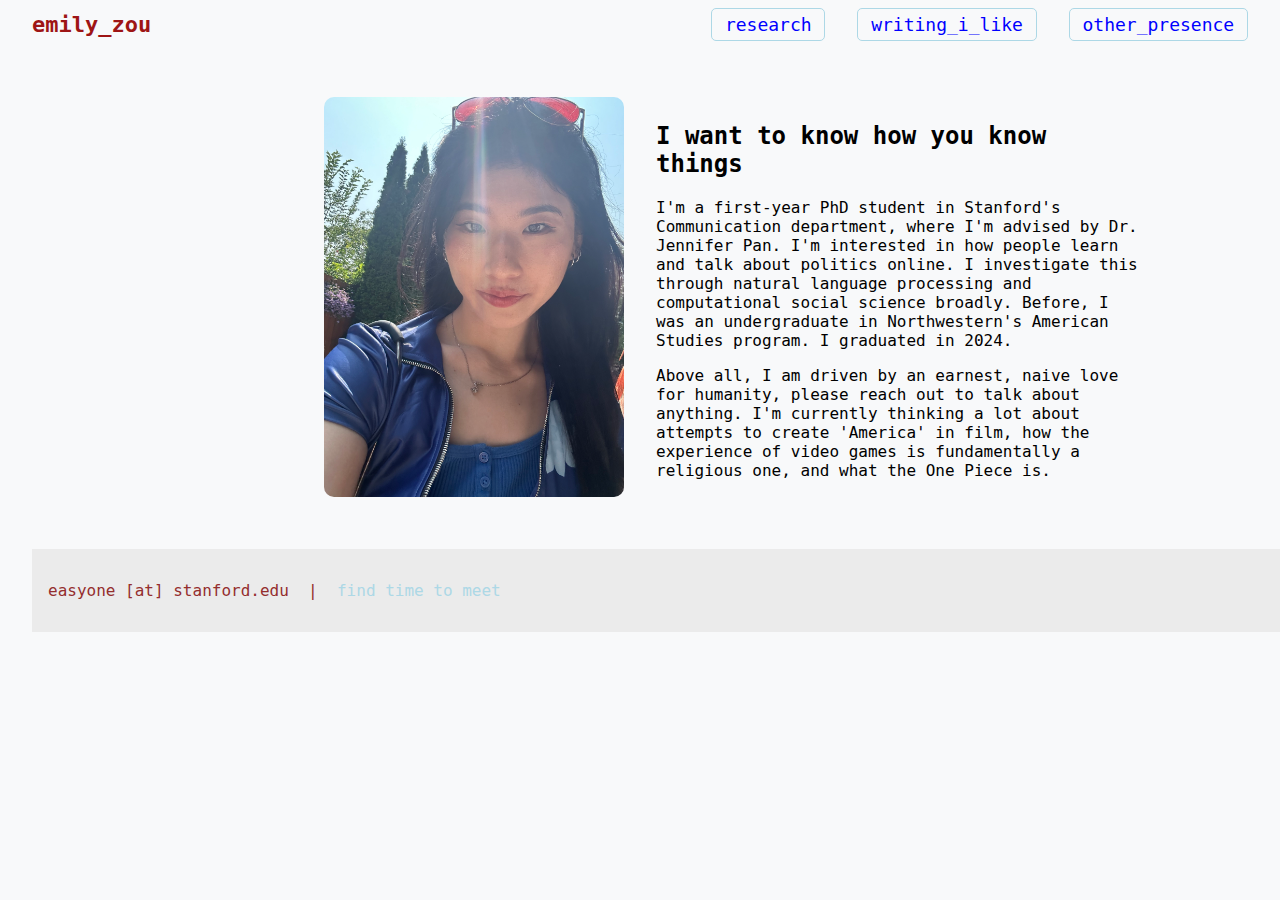
<file: index.html>
<!DOCTYPE html>
<html lang="en">
<head>
    <meta charset="UTF-8">
    <meta name="viewport" content="width=device-width, initial-scale=1.0">
    <title>emily zou</title>
    <link rel="stylesheet" href="styles.css">
    <link rel="icon" type="image/png" href="quinthree.png">
</head>
<body>

<div class="page-container"> 

    <nav class="nav-bar">
    <a href="index.html" class="name-tab">emily_zou</a>
    <div class="tab-links">
        <a href="research.html" class="tab-button">research</a>
        <a href="reading.html" class="tab-button">writing_i_like</a>
        <a href="thoughts.html" class="tab-button">other_presence</a>
    </div>
</nav>

    <!-- Home Page Content -->
    <main class="home-container">
        <div class="home-image">
            <img src="emleezoo.jpeg" alt="itsme">
        </div>
        <div class="home-text">
            <h2>I want to know how you know things</h2>
            <div class="text-content">
                <p>I'm a first-year PhD student in Stanford's Communication department, where I'm advised by Dr. Jennifer Pan. I'm interested in how people 
                    learn and talk about politics online. I investigate this through natural language processing and computational social science 
                    broadly. Before, I was an undergraduate in Northwestern's American Studies program. I graduated in 2024.</p>

                <p>Above all, I am driven by an earnest, naive love for humanity, please reach out to talk about anything. I'm currently thinking a lot about 
                    attempts to create 'America' in film, how the experience of video games is fundamentally a religious one, and what the One Piece is. 
                </p>
            </div>
        </div>
    </main>

    <!-- Footer -->
    <footer>
    <p>
        easyone [at] stanford.edu &nbsp;|&nbsp;
        <a href="https://calendar.app.google/u5mwTNHBBZvMP9Hd8" target="_blank" rel="noopener noreferrer">
            find time to meet
        </a>
    </p>
</footer>
</div> 

</body>
</html>
</file>
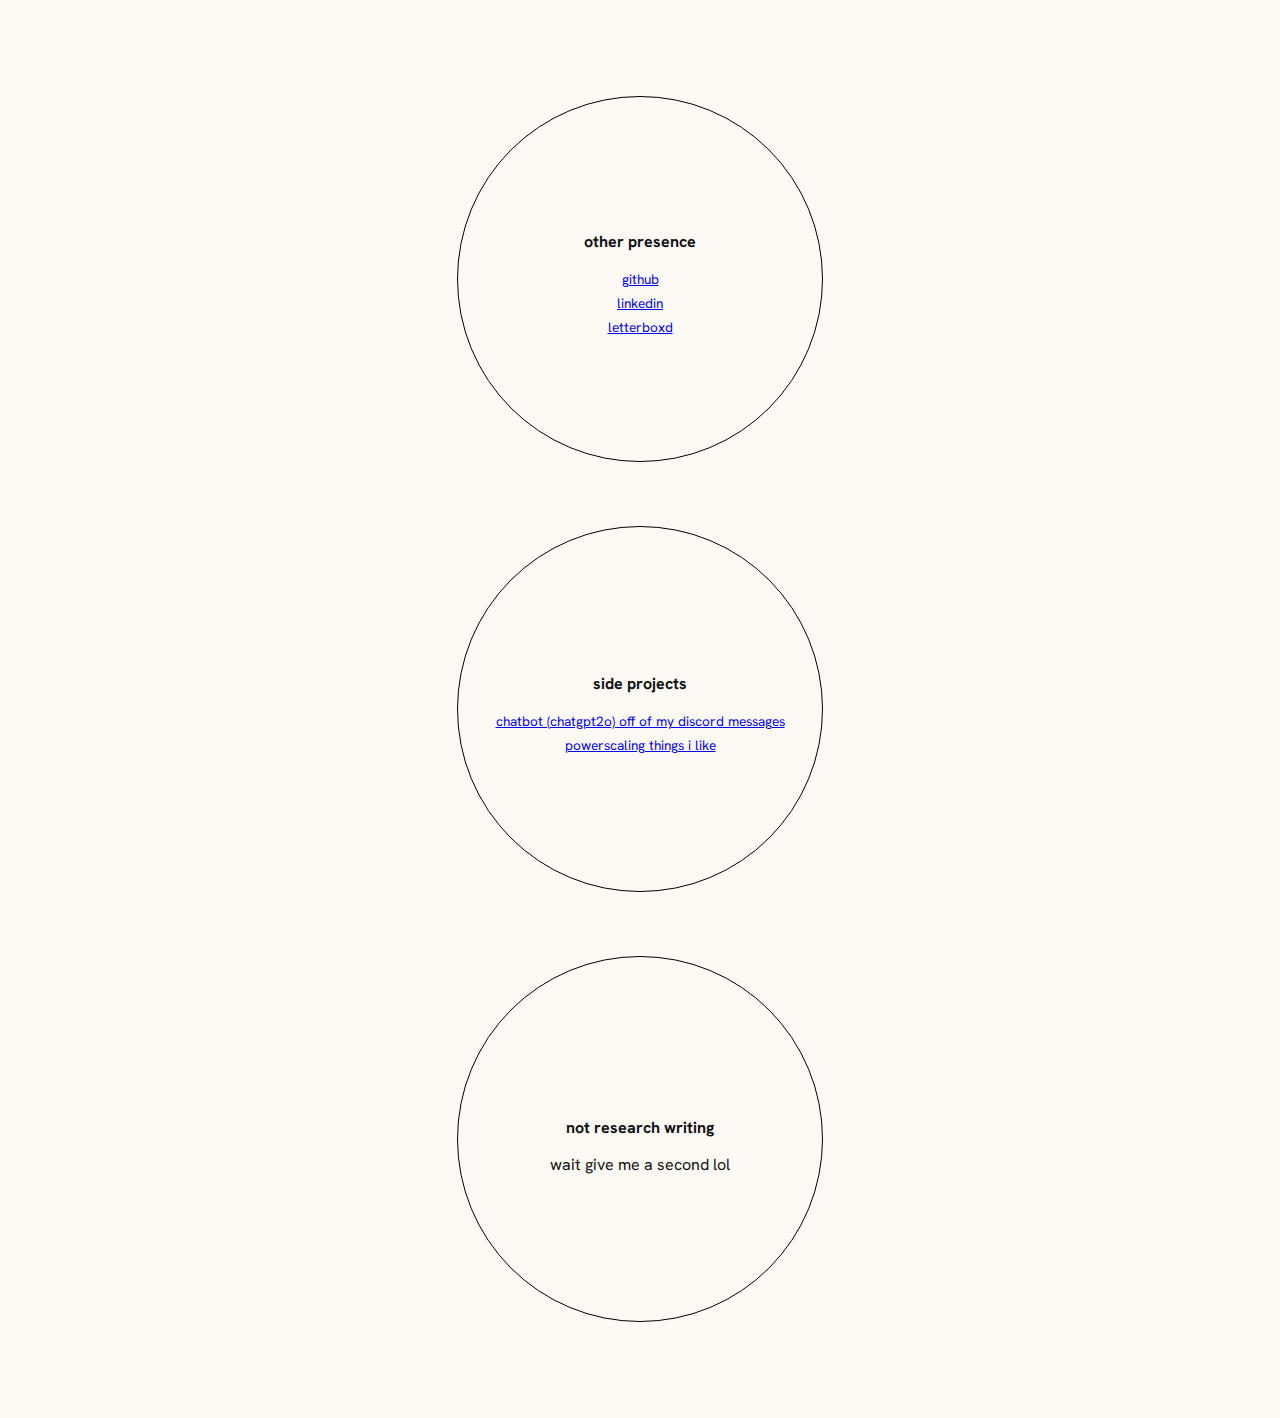
<file: also.html>
<!DOCTYPE html>
<html lang="en">
<head>
  <meta charset="UTF-8" />
  <meta name="viewport" content="width=device-width, initial-scale=1.0"/>
  <title>also</title>
  <link rel="icon" type="image/png" href="quinthree.png" />
  <link href="https://fonts.googleapis.com/css2?family=Hanken+Grotesk:wght@400;600&display=swap" rel="stylesheet">

  <style>
    body {
      margin: 0;
      padding: 2rem;
      font-family: "Hanken Grotesk", sans-serif;
      background-color: #fdfaf6;
      color: #111;
    }

    h2 {
      font-size: 1.5rem;
      text-transform: lowercase;
      margin-bottom: 1rem;
      border-bottom: 1px dotted #999;
      padding-bottom: 0.25rem;
    }

    .zone {
  margin: 4rem auto;
  padding: 2rem;
  width: 300px;
  height: 300px;
  border-radius: 50%;
  border: 1px solid black;
  background-color: transparent;
  position: relative;
  display: flex;
  flex-direction: column;
  justify-content: center;
  align-items: center;
  text-align: center;
}


.zone h2 {
  font-size: 1rem;
  margin-bottom: 1rem;
  border: none;
  padding: 0;
}

.zone a {
  font-size: 0.85rem;
  line-height: 1.3;
  margin: 0.2rem 0;
  border-bottom: none;
}

   
  </style>
</head>
<body>

  <div class="zone presence">
    <h2>other presence</h2>
    <a href="https://github.com/emzou" target="_blank">github</a>
    <a href="https://www.linkedin.com/in/emily-zou-6241a6177/" target="_blank">linkedin</a>
    <a href="https://letterboxd.com/emilyzou/" target="_blank">letterboxd</a>
  </div>

  <div class="zone projects">
    <h2>side projects</h2>
    <a href="https://talktoembot.streamlit.app"> chatbot (chatgpt2o) off of my discord messages </a>
    <a href="https://emzou.github.io/itemshop/"> powerscaling things i like </a>
  </div>

  <div class="zone writing">
    <h2>not research writing</h2>
    wait give me a second lol

</body>
</html>
</file>
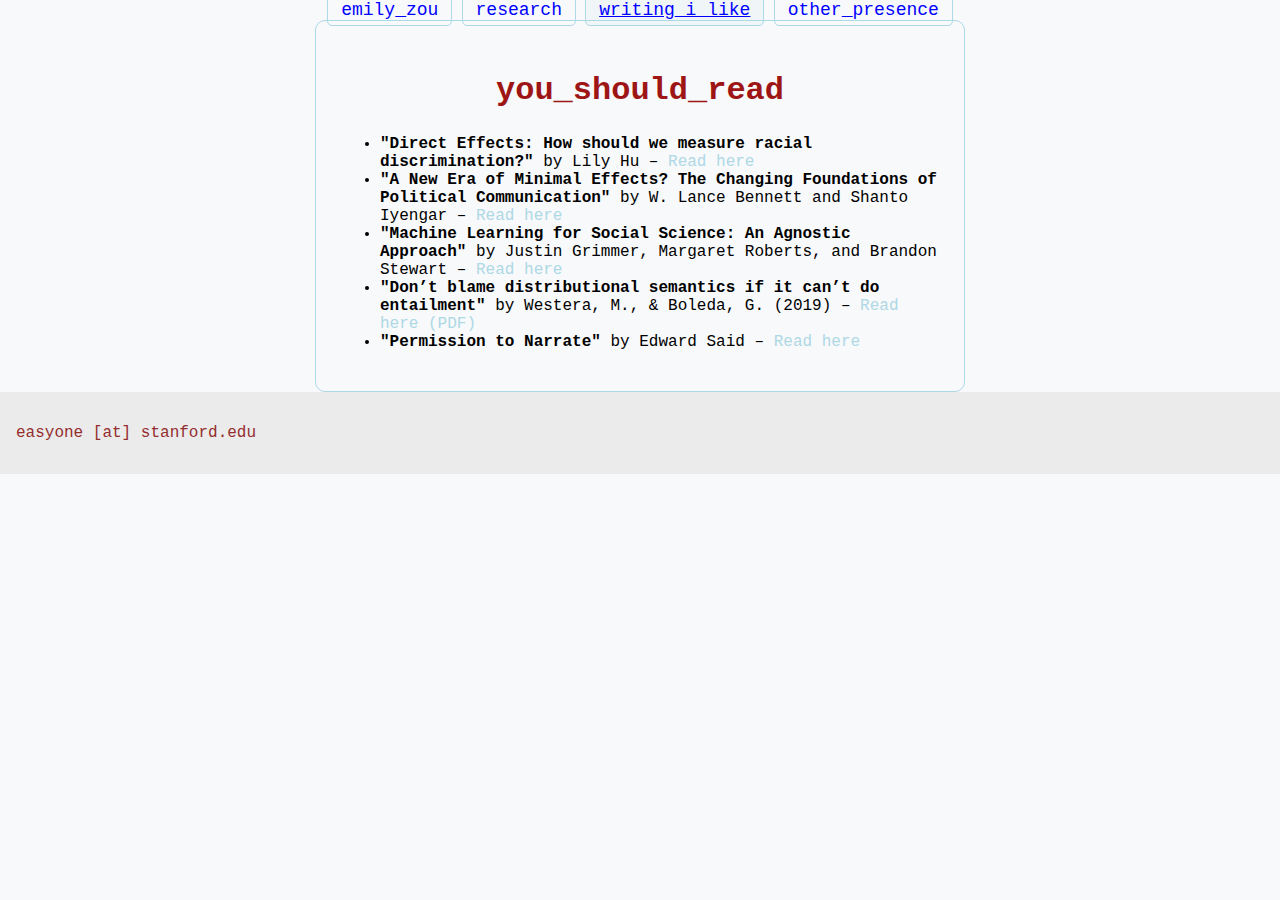
<file: reading.html>
<!DOCTYPE html>
<html lang="en">
<head>
    <meta charset="UTF-8">
    <meta name="viewport" content="width=device-width, initial-scale=1.0">
    <title>Writing I Like | emily zou</title>
    <link rel="stylesheet" href="styles.css">
</head>
<body>

    <!-- Navigation Bar -->
    <nav class="tab-header">
        <a href="index.html" class="tab-button name-tab">emily_zou</a>
        <a href="research.html" class="tab-button">research</a>
        <a href="reading.html" class="tab-button active">writing_i_like</a>
        <a href="thoughts.html" class="tab-button">other_presence</a>
    </nav>

    <!-- Reading Section -->
    <section class="content">
    <h2 class="medium-heading">you_should_read</h2>
    <ul>
        <li><strong>"Direct Effects: How should we measure racial discrimination?"</strong> by Lily Hu – <a href="https://www.phenomenalworld.org/analysis/direct-effects/#fn:nas_1" target="_blank">Read here</a></li>
        <li><strong>"A New Era of Minimal Effects? The Changing Foundations of Political Communication"</strong> by W. Lance Bennett and Shanto Iyengar – <a href="https://onlinelibrary.wiley.com/doi/10.1111/j.1460-2466.2008.00410.x" target="_blank">Read here</a></li>
        <li><strong>"Machine Learning for Social Science: An Agnostic Approach"</strong> by Justin Grimmer, Margaret Roberts, and Brandon Stewart – <a href="https://www.annualreviews.org/content/journals/10.1146/annurev-polisci-053119-015921" target="_blank">Read here</a></li>
        <li><strong>"Don’t blame distributional semantics if it can’t do entailment"</strong> by Westera, M., & Boleda, G. (2019) – <a href="https://aclanthology.org/W19-0410.pdf" target="_blank">Read here (PDF)</a></li>
        <li><strong>"Permission to Narrate"</strong> by Edward Said – <a href="https://www.palestine-studies.org/en/node/38869" target="_blank">Read here</a></li>
    </ul>
</section>


    <!-- Footer -->
    <footer>
        <p>easyone [at] stanford.edu</p>
    </footer>

</body>
</html>
</file>
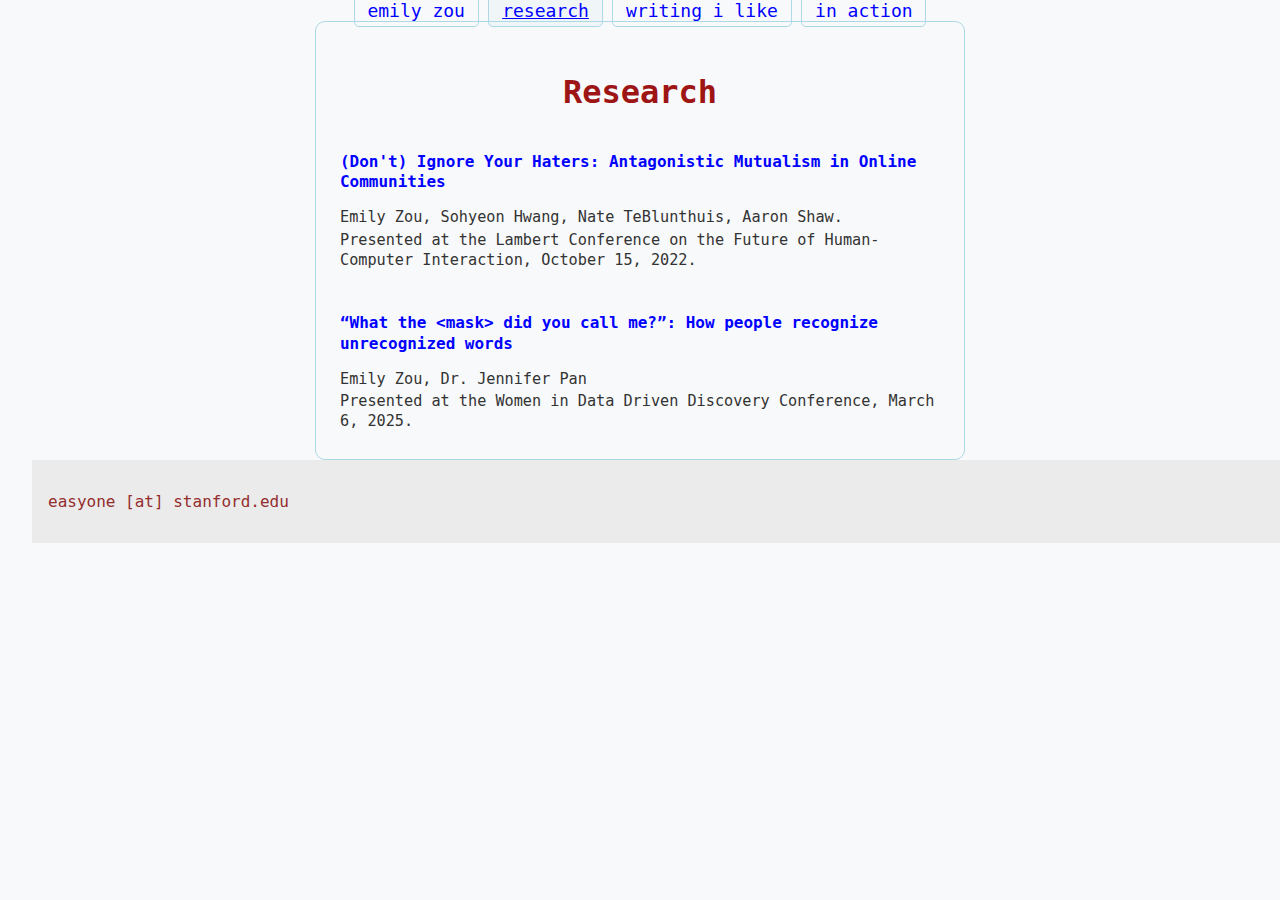
<file: research.html>
<!DOCTYPE html>
<html lang="en">
<head>
    <meta charset="UTF-8">
    <meta name="viewport" content="width=device-width, initial-scale=1.0">
    <title>Research | emily zou</title>
    <link rel="stylesheet" href="styles.css">
</head>
<body>

    <!-- Page Container for Padding -->
    <div class="page-container">

        <!-- Navigation Bar -->
        <nav class="tab-header">
            <a href="index.html" class="tab-button name-tab">emily zou</a>
            <a href="research.html" class="tab-button active">research</a>
            <a href="reading.html" class="tab-button">writing i like</a>
            <a href="thoughts.html" class="tab-button">in action</a>
        </nav>

        <!-- Research Section -->
        <section class="content">
            <h2 class="medium-heading">Research</h2>

            <div class="research-list">
                
                <div class="research-entry">
                    <p class="paper-title">
                        <a href="hcid22poster.pdf" download>
                            (Don't) Ignore Your Haters: Antagonistic Mutualism in Online Communities
                        </a>
                    </p>
                    <p class="paper-authors">Emily Zou, Sohyeon Hwang, Nate TeBlunthuis, Aaron Shaw.</p>
                    <p class="paper-venue">
                        Presented at the Lambert Conference on the Future of Human-Computer Interaction, October 15, 2022.
                    </p>
                </div>

                <div class="research-entry">
                    <p class="paper-title">
                        <a href="wids2025.pdf" download>
                            “What the &lt;mask&gt; did you call me?”: How people recognize unrecognized words
                        </a>
                    </p>
                    <p class="paper-authors">Emily Zou, Dr. Jennifer Pan</p>
                    <p class="paper-venue">
                        Presented at the Women in Data Driven Discovery Conference, March 6, 2025.
                    </p>
                </div>

            </div>
        </section>

        <!-- Footer -->
        <footer>
            <p>easyone [at] stanford.edu</p>
        </footer>

    </div> <!-- End page-container -->

</body>
</html>
</file>
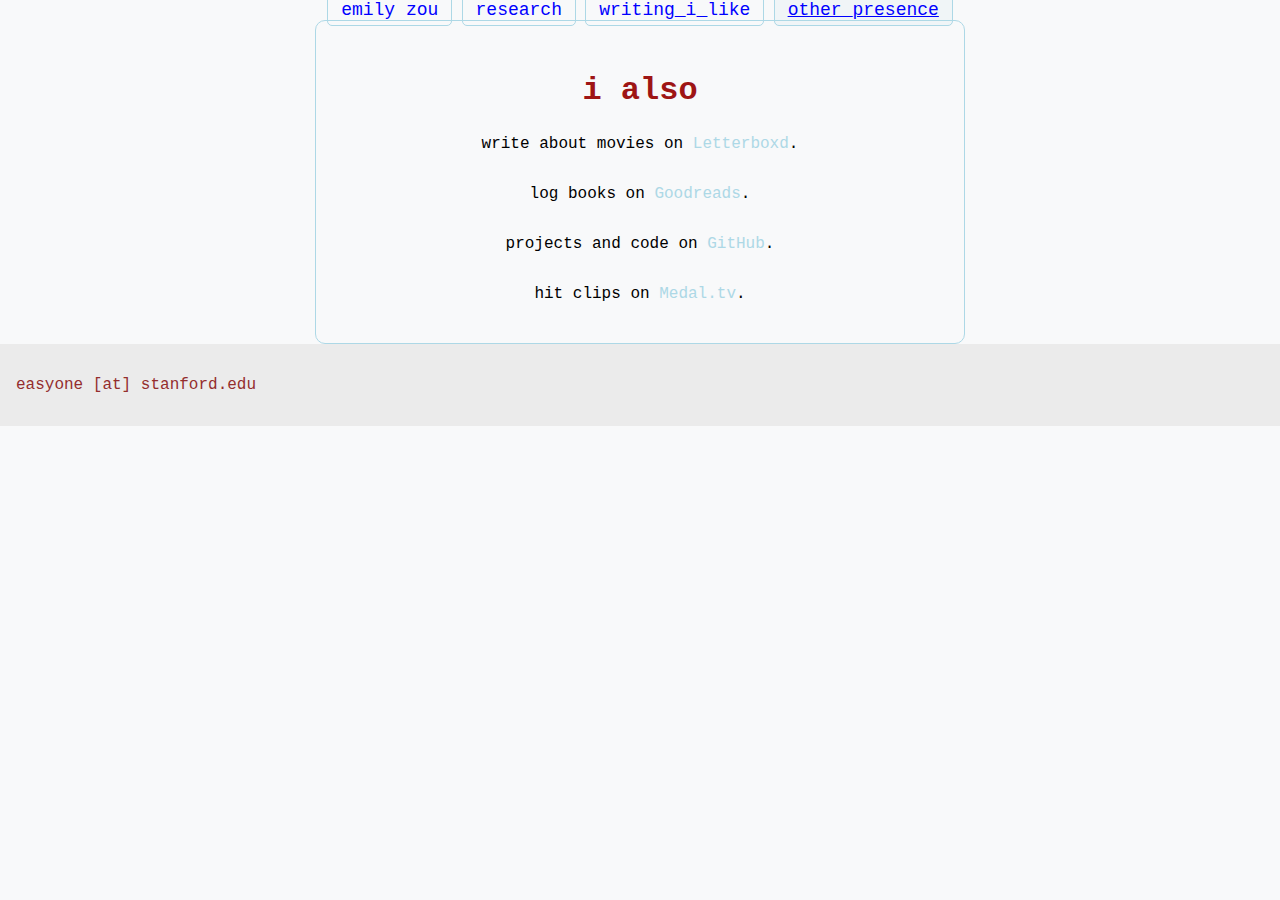
<file: thoughts.html>
<!DOCTYPE html>
<html lang="en">
<head>
    <meta charset="UTF-8">
    <meta name="viewport" content="width=device-width, initial-scale=1.0">
    <title>other presence | emily zou</title>
    <link rel="stylesheet" href="styles.css">
</head>
<body>

    <!-- Navigation Bar -->
    <nav class="tab-header">
        <a href="index.html" class="tab-button name-tab">emily zou</a>
        <a href="research.html" class="tab-button">research</a>
        <a href="reading.html" class="tab-button">writing_i_like</a>
        <a href="thoughts.html" class="tab-button active">other_presence</a>
    </nav>

    <!-- Thoughts Section -->
    <section class="content">
    <h2 class="medium-heading">i also</h2>
    <p>write about movies on <a href="https://letterboxd.com/emilyzou/" target="_blank">Letterboxd</a>.</p>
    <p>log books on <a href="https://www.goodreads.com/user/show/100621161-easy" target="_blank">Goodreads</a>.</p>
    <p>projects and code on <a href="https://github.com/emzou" target="_blank">GitHub</a>.</p>
    <p>hit clips on <a href="https://medal.tv/u/gearfifth?invite=ur-MSxFQVQsMTkyMzM4NTMwLA" target="_blank">Medal.tv</a>.</p>
</section>


    <!-- Footer -->
    <footer>
        <p>easyone [at] stanford.edu</p>
    </footer>

</body>
</html>
</file>
<file: styles.css>
/* General Styles */
body {
    font-family: 'Roboto Mono', monospace;
    margin: 0;
    padding: 0;
    background-color: #f8f9fa;
    text-align: center;
}

/* Page Container with Scalable Padding */
.page-container {
    padding: 0 2em; /* horizontal padding that scales with font size */
}

/* Navigation Bar Layout */
.nav-bar {
    display: flex;
    justify-content: space-between;
    align-items: center;
    padding: 0.5rem 0; /* Removed horizontal padding since .page-container handles it */
}

/* Name on the Left */
.name-tab {
    font-size: 22px;
    font-weight: bold;
    text-decoration: none;
    color: #9E1515;
}

/* Tab Links on the Right */
.tab-links {
    display: flex;
    gap: 2rem;
}

/* Each Tab Styled as a Bordered Box */
.tab-button {
    background: none;
    border: 1px solid lightblue;
    border-radius: 5px;
    padding: 0.3rem 0.8rem;
    font-size: 18px;
    color: blue;
    cursor: pointer;
    transition: 0.3s;
    text-decoration: none;
    font-weight: 400;
}

/* Hover & Active State */
.tab-button:hover,
.tab-button.active {
    text-decoration: underline;
    background-color: rgba(173, 216, 230, 0.1); /* Optional subtle hover */
}

/* Content Section */
.content {
    display: flex;
    flex-direction: column;
    align-items: center;
    text-align: left;
    max-width: 600px;
    margin: auto;
    padding: 1.5em;
    border: 1px solid lightblue; 
    border-radius: 10px; 
}

/* Heading Style */
.medium-heading {
    font-size: 2rem;
    font-weight: bold;
    color: #9E1515;
    text-align: center;
    margin-bottom: 10px;
}

/* Home Page Layout */
.home-container {
    display: flex;
    justify-content: center;
    align-items: center;
    padding: 3em 0;
    max-width: 1000px;
    margin: auto;
}

/* Home Image */
.home-image {
    flex: 1;
    text-align: right;
    padding-right: 1em; /* slightly reduced padding */
}

.home-image img {
    width: 100%;
    max-width: 300px;
    border-radius: 10px;
}

/* Home Text */
.home-text {
    flex: 1;
    text-align: left;
    padding-left: 1em; /* slightly reduced padding */
}

/* Footer */
footer {
    background-color: #EBEBEB;
    color: #942E2E;
    text-align: left;
    padding: 1em;
    position: relative;
    bottom: 0;
    width: 100%;
}

.research-list {
    display: flex;
    flex-direction: column;
    gap: 1.5em; /* space between entries */
    padding-top: 1em;
}

.research-entry {
    line-height: 1.3; /* tighter but readable */
    font-size: 0.95em;
}

.paper-title a {
    font-weight: bold;
    font-size: 1.05em;
    color: blue;
    text-decoration: none;
}

.paper-title a:hover {
    text-decoration: underline;
}

.paper-authors,
.paper-venue {
    margin: 0.2em 0;
    color: #333;
}

/* Kill the purple forever and set all links to light blue */
a, a:visited, a:hover, a:active {
    color: lightblue;
    text-decoration: none;
}

a:hover {
    text-decoration: underline;
}


/* Responsive Design */
@media (max-width: 768px) {
    .home-container {
        flex-direction: column;
        text-align: center;
    }

    .home-image,
    .home-text {
        text-align: center;
        padding: 1em 0;
    }
}
</file>
